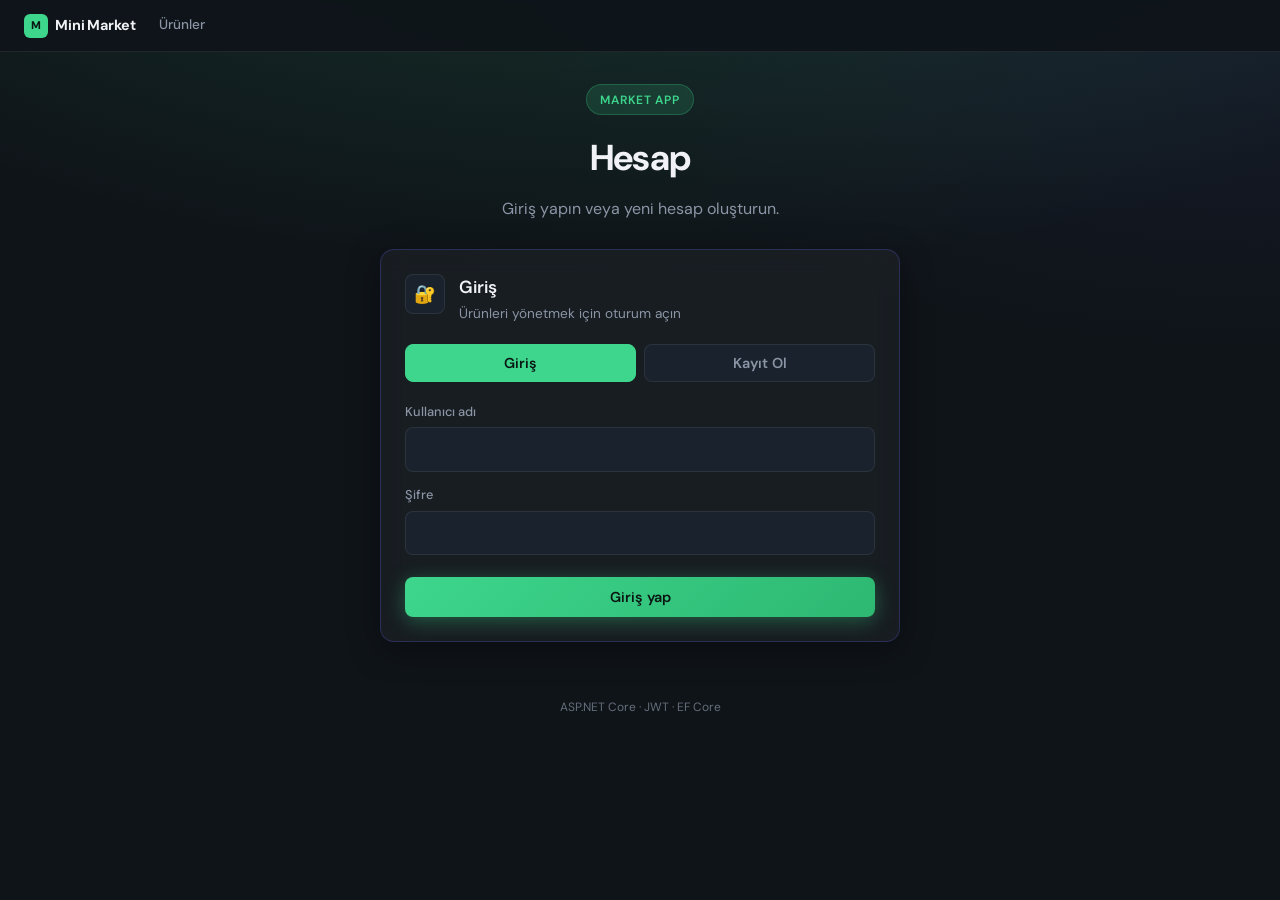
<file: wwwroot/dashboard.html>
﻿<!DOCTYPE html>
<html lang="tr">
<head>
  <meta charset="UTF-8" />
  <meta name="viewport" content="width=device-width, initial-scale=1.0" />
  <title>Dashboard | Mini Market Yönetimi</title>
  <link rel="preconnect" href="https://fonts.googleapis.com" />
  <link rel="preconnect" href="https://fonts.gstatic.com" crossorigin />
  <link href="https://fonts.googleapis.com/css2?family=DM+Sans:ital,opsz,wght@0,9..40,400;0,9..40,500;0,9..40,600;0,9..40,700;1,9..40,400&display=swap" rel="stylesheet" />
  <link rel="stylesheet" href="style.css?v=responsive-20260628" />
</head>
<body data-page="dashboard">
  <div class="page">

    <nav class="topnav">
      <a href="index.html" class="topnav-brand">
        <span class="topnav-brand-icon">M</span>
        Mini Market
      </a>
      <div class="topnav-links">
        <a href="index.html" class="topnav-link" data-nav="products">Ürünler</a>
        <a href="dashboard.html" class="topnav-link" data-nav="dashboard" data-admin-only hidden>Dashboard</a>
        <a href="users.html" class="topnav-link" data-nav="users" data-admin-only hidden>Kullanıcılar</a>
        <a href="logs.html" class="topnav-link" data-nav="logs" data-admin-only hidden>Loglar</a>
      </div>
      <div class="topnav-auth">
        <span class="topnav-user" id="nav-user-info" hidden>
          <strong id="nav-username"></strong>
          <span id="nav-role" class="role-chip"></span>
        </span>
        <button type="button" id="nav-logout-btn" class="btn btn-sm btn-ghost" hidden>Çıkış</button>
        <a href="login.html" class="btn btn-sm btn-primary btn-login" id="nav-login-btn">Giriş Yap</a>
      </div>
    </nav>

    <header class="header">
      <div class="header-badge">Market App</div>
      <h1>Dashboard</h1>
      <p class="subtitle" id="header-subtitle">Ürün ve stok istatistiklerini takip edin.</p>
    </header>

    <main class="container layout-stack">
      <section id="access-denied" class="panel-card panel-auth" hidden>
        <div class="panel-header">
          <span class="panel-icon" aria-hidden="true">!</span>
          <div>
            <h2 class="panel-title">Yetki gerekli</h2>
            <p class="panel-desc">Bu sayfayı sadece Admin rolündeki kullanıcılar açabilir.</p>
          </div>
        </div>
        <div class="form-actions">
          <a href="login.html?returnUrl=dashboard.html" class="btn btn-primary btn-login">Admin girişi yap</a>
          <a href="index.html" class="btn btn-ghost">Ürün listesine dön</a>
        </div>
      </section>

      <section id="dashboard-panel" class="panel-card panel-dashboard" data-admin-only hidden>
        <div class="panel-header list-header">
          <div class="panel-header-left">
            <span class="panel-icon panel-icon-accent" aria-hidden="true">#</span>
            <div>
              <h2 class="panel-title">Yönetim özeti</h2>
              <p class="panel-desc">Ürün sayısı, stok ve değer bilgileri</p>
            </div>
          </div>
          <button type="button" id="refresh-dashboard-btn" class="btn btn-ghost btn-sm">Yenile</button>
        </div>

        <div class="dashboard-grid">
          <div class="dashboard-tile">
            <span class="dashboard-label">Toplam ürün</span>
            <strong id="dashboard-total-products" class="dashboard-value">—</strong>
          </div>
          <div class="dashboard-tile">
            <span class="dashboard-label">Toplam stok</span>
            <strong id="dashboard-total-stock" class="dashboard-value">—</strong>
          </div>
          <div class="dashboard-tile">
            <span class="dashboard-label">Stok değeri</span>
            <strong id="dashboard-total-value" class="dashboard-value">—</strong>
          </div>
          <div class="dashboard-tile">
            <span class="dashboard-label">En pahalı ürün</span>
            <strong id="dashboard-most-expensive" class="dashboard-value dashboard-product-name">—</strong>
            <span id="dashboard-most-expensive-detail" class="dashboard-detail">—</span>
          </div>
        </div>

        <div class="dashboard-low-stock">
          <div class="dashboard-low-stock-header">
            <h3>Stoğu azalan ürünler</h3>
            <span id="dashboard-low-stock-threshold" class="dashboard-detail">—</span>
          </div>
          <div id="dashboard-low-stock-list" class="dashboard-low-stock-list">
            <p class="dashboard-empty">Yükleniyor...</p>
          </div>
        </div>

        <p id="dashboard-message" class="toast toast-error" hidden></p>
      </section>
    </main>

    <footer class="footer">
      <span>ASP.NET Core · JWT · EF Core</span>
    </footer>
  </div>

  <script src="auth.js?v=nav-20260606b"></script>
  <script src="dashboard.js?v=nav-20260606b"></script>
</body>
</html>
</file>
<file: wwwroot/style.css>
*,
*::before,
*::after {
  box-sizing: border-box;
}

[hidden] {
  display: none !important;
}

:root {
  --bg: #0f1419;
  --bg-soft: #1a222d;
  --surface: rgba(255, 255, 255, 0.04);
  --surface-hover: rgba(255, 255, 255, 0.07);
  --border: rgba(255, 255, 255, 0.08);
  --text: #f0f2f5;
  --muted: #8b95a5;
  --accent: #3dd68c;
  --accent-dim: rgba(61, 214, 140, 0.15);
  --accent-glow: rgba(61, 214, 140, 0.35);
  --error: #ff6b6b;
  --error-bg: rgba(255, 107, 107, 0.12);
  --success: #3dd68c;
  --success-bg: rgba(61, 214, 140, 0.12);
  --warn: #f5a623;
  --radius: 14px;
  --radius-sm: 8px;
  --shadow: 0 8px 32px rgba(0, 0, 0, 0.35);
  --font: "DM Sans", system-ui, sans-serif;
}

body {
  margin: 0;
  min-height: 100vh;
  font-family: var(--font);
  background: var(--bg);
  color: var(--text);
  line-height: 1.5;
  -webkit-font-smoothing: antialiased;
}

.page {
  min-height: 100vh;
  background:
    radial-gradient(ellipse 80% 50% at 50% -20%, rgba(61, 214, 140, 0.18), transparent),
    radial-gradient(ellipse 60% 40% at 100% 0%, rgba(99, 102, 241, 0.08), transparent),
    var(--bg);
}

.container {
  max-width: 920px;
  margin: 0 auto;
  padding: 0 1.25rem 2rem;
}

.auth-container {
  max-width: 560px;
}

/* ─── Top Navigation ─── */
.topnav {
  position: sticky;
  top: 0;
  z-index: 100;
  display: flex;
  align-items: center;
  height: 52px;
  padding: 0 1.5rem;
  gap: 0.25rem;
  background: rgba(15, 20, 25, 0.92);
  border-bottom: 1px solid var(--border);
  backdrop-filter: blur(16px);
  -webkit-backdrop-filter: blur(16px);
}

.topnav-brand {
  display: flex;
  align-items: center;
  gap: 0.45rem;
  font-size: 0.9rem;
  font-weight: 700;
  color: var(--text);
  text-decoration: none;
  margin-right: 0.5rem;
  flex-shrink: 0;
  letter-spacing: -0.01em;
}

.topnav-brand:hover { color: var(--accent); }

.topnav-brand-icon {
  display: inline-flex;
  align-items: center;
  justify-content: center;
  width: 24px;
  height: 24px;
  font-size: 0.7rem;
  font-weight: 800;
  color: #0a1612;
  background: var(--accent);
  border-radius: 6px;
  flex-shrink: 0;
}

.topnav-links {
  display: flex;
  align-items: center;
  gap: 0.1rem;
  flex: 1;
  min-width: 0;
}

.topnav-link {
  padding: 0.35rem 0.7rem;
  font-size: 0.85rem;
  font-weight: 500;
  color: var(--muted);
  text-decoration: none;
  border-radius: var(--radius-sm);
  white-space: nowrap;
  transition: color 0.12s ease, background 0.12s ease;
}

.topnav-link:hover {
  color: var(--text);
  background: var(--surface-hover);
}

.topnav-link.active {
  color: var(--text);
  background: var(--surface);
  font-weight: 600;
}

.topnav-auth {
  display: flex;
  align-items: center;
  gap: 0.6rem;
  margin-left: auto;
  flex-shrink: 0;
}

.topnav-user {
  display: flex;
  align-items: center;
  gap: 0.35rem;
  font-size: 0.82rem;
  color: var(--muted);
}

.topnav-user strong {
  color: var(--accent);
  font-weight: 600;
}

/* ─── Header ─── */
.header {
  text-align: center;
  padding: 2rem 1.25rem 1.75rem;
}

.layout-stack {
  display: flex;
  flex-direction: column;
  gap: 1.25rem;
}

.panel-card {
  background: var(--surface);
  border: 1px solid var(--border);
  border-radius: var(--radius);
  box-shadow: var(--shadow);
  padding: 1.5rem;
  backdrop-filter: blur(12px);
}

.panel-header {
  display: flex;
  align-items: flex-start;
  gap: 0.85rem;
  margin-bottom: 1.25rem;
}

.panel-header.list-header {
  align-items: center;
  justify-content: space-between;
}

.management-header {
  display: grid;
  grid-template-columns: minmax(0, 1fr) auto;
  align-items: flex-start;
  gap: 1rem;
  margin-bottom: 1.35rem;
}

.panel-header-left {
  display: flex;
  align-items: center;
  gap: 0.85rem;
}

.panel-icon {
  display: flex;
  align-items: center;
  justify-content: center;
  width: 40px;
  height: 40px;
  font-size: 1.1rem;
  background: var(--bg-soft);
  border: 1px solid var(--border);
  border-radius: var(--radius-sm);
  flex-shrink: 0;
}

.panel-icon-accent {
  color: var(--accent);
  background: var(--accent-dim);
  border-color: rgba(61, 214, 140, 0.25);
  font-weight: 700;
}

.panel-title {
  margin: 0;
  font-size: 1.1rem;
  font-weight: 600;
}

.management-title-row {
  display: flex;
  align-items: flex-start;
  gap: 0.75rem;
}

.panel-desc {
  margin: 0.2rem 0 0;
  font-size: 0.85rem;
  color: var(--muted);
}

.panel-auth {
  border-color: rgba(99, 102, 241, 0.25);
}

.panel-login-prompt {
  border-color: rgba(99, 102, 241, 0.25);
}

.login-prompt-content {
  display: flex;
  align-items: center;
  justify-content: space-between;
  gap: 1rem;
}

.panel-session {
  border-color: rgba(61, 214, 140, 0.3);
}

.panel-management {
  border-color: rgba(61, 214, 140, 0.25);
}

.panel-management.panel-edit-mode {
  box-shadow: 0 0 0 1px var(--accent-dim), var(--shadow);
}

.panel-products {
  border-color: var(--border);
}

.session-user {
  margin: 0 0 1rem;
  font-size: 1rem;
}

.session-user strong {
  color: var(--accent);
}

.role-chip {
  display: inline-flex;
  align-items: center;
  margin-left: 0.5rem;
  padding: 0.15rem 0.5rem;
  font-size: 0.75rem;
  font-weight: 700;
  color: var(--accent);
  background: var(--accent-dim);
  border: 1px solid rgba(61, 214, 140, 0.25);
  border-radius: 999px;
  vertical-align: middle;
}

.auth-tabs {
  display: flex;
  gap: 0.5rem;
  margin-bottom: 1.25rem;
}

.auth-tab {
  flex: 1;
  padding: 0.55rem 1rem;
  border: 1px solid var(--border);
  border-radius: var(--radius-sm);
  font-family: inherit;
  font-size: 0.9rem;
  font-weight: 600;
  color: var(--muted);
  background: var(--bg-soft);
  cursor: pointer;
  transition: all 0.15s ease;
}

.auth-tab.active {
  color: #0a1612;
  background: var(--accent);
  border-color: var(--accent);
}

.auth-form h2 {
  margin: 0 0 0.35rem;
  font-size: 1.1rem;
}

.auth-hint {
  margin: 0 0 1rem;
  font-size: 0.85rem;
  color: var(--muted);
}

.auth-form .form-row {
  margin-bottom: 0.85rem;
}

.auth-form .btn-primary {
  width: 100%;
  margin-top: 0.5rem;
}

.guest-hint {
  margin: 0 0 1rem;
  padding: 0.65rem 0.9rem;
  font-size: 0.85rem;
  color: var(--muted);
  background: var(--bg-soft);
  border: 1px dashed var(--border);
  border-radius: var(--radius-sm);
}

.btn-locked {
  opacity: 0.55;
  cursor: not-allowed;
}

.header-badge {
  display: inline-block;
  padding: 0.35rem 0.85rem;
  margin-bottom: 1rem;
  font-size: 0.75rem;
  font-weight: 600;
  letter-spacing: 0.06em;
  text-transform: uppercase;
  color: var(--accent);
  background: var(--accent-dim);
  border: 1px solid rgba(61, 214, 140, 0.25);
  border-radius: 999px;
}

.header h1 {
  margin: 0;
  font-size: clamp(1.75rem, 5vw, 2.25rem);
  font-weight: 700;
  letter-spacing: -0.02em;
}

.subtitle {
  margin: 0.75rem auto 0;
  max-width: 420px;
  color: var(--muted);
  font-size: 1rem;
}

.card {
  background: var(--surface);
  border: 1px solid var(--border);
  border-radius: var(--radius);
  box-shadow: var(--shadow);
  padding: 1.5rem;
  margin-bottom: 1.25rem;
  backdrop-filter: blur(12px);
  transition: border-color 0.2s ease;
}

.card:hover {
  border-color: rgba(255, 255, 255, 0.12);
}

.card-title {
  display: flex;
  align-items: center;
  gap: 0.75rem;
  margin-bottom: 1.25rem;
}

.card-title h2 {
  margin: 0;
  font-size: 1.05rem;
  font-weight: 600;
}

.card-icon {
  display: flex;
  align-items: center;
  justify-content: center;
  width: 36px;
  height: 36px;
  font-size: 1.1rem;
  font-weight: 700;
  color: var(--accent);
  background: var(--accent-dim);
  border-radius: var(--radius-sm);
}

.card-icon-list {
  font-size: 1rem;
  font-weight: 600;
}

.product-count {
  margin: 0.15rem 0 0;
  font-size: 0.8rem;
  color: var(--muted);
}

.form-grid {
  display: grid;
  grid-template-columns: 1fr;
  gap: 1rem;
  margin-bottom: 1.25rem;
}

@media (min-width: 600px) {
  .form-grid {
    grid-template-columns: 1.4fr 0.8fr 1fr 1fr;
  }
}

.form-row {
  display: flex;
  flex-direction: column;
  gap: 0.4rem;
}

.form-row label {
  font-size: 0.8rem;
  font-weight: 500;
  color: var(--muted);
}

.form-row input,
.form-row select {
  padding: 0.7rem 0.9rem;
  border: 1px solid var(--border);
  border-radius: var(--radius-sm);
  font-family: inherit;
  font-size: 0.95rem;
  color: var(--text);
  background: var(--bg-soft);
  transition: border-color 0.15s ease, box-shadow 0.15s ease;
}

.form-row select {
  cursor: pointer;
}

.form-row input::placeholder {
  color: var(--muted);
  opacity: 0.7;
}

.form-row input:focus,
.form-row select:focus {
  outline: none;
  border-color: var(--accent);
  box-shadow: 0 0 0 3px var(--accent-dim);
}

.search-row {
  display: grid;
  grid-template-columns: 1fr;
  gap: 0.75rem;
  align-items: start;
  margin-bottom: 1rem;
}

.search-input,
.filter-select {
  width: 100%;
  padding: 0.7rem 1rem;
  border: 1px solid var(--border);
  border-radius: var(--radius-sm);
  font-family: inherit;
  font-size: 0.95rem;
  color: var(--text);
  background: var(--bg-soft);
}

.filter-select {
  cursor: pointer;
}

.search-input:focus,
.filter-select:focus {
  outline: none;
  border-color: var(--accent);
  box-shadow: 0 0 0 3px var(--accent-dim);
}

.search-hint {
  grid-column: 1 / -1;
  margin: 0.5rem 0 0;
  font-size: 0.8rem;
  color: var(--warn);
}

.btn {
  display: inline-flex;
  align-items: center;
  justify-content: center;
  padding: 0.7rem 1.25rem;
  border: none;
  border-radius: var(--radius-sm);
  font-family: inherit;
  font-size: 0.9rem;
  font-weight: 600;
  text-decoration: none;
  cursor: pointer;
  transition: transform 0.12s ease, box-shadow 0.15s ease, background 0.15s ease;
}

.btn:active {
  transform: scale(0.98);
}

.btn-primary {
  width: 100%;
  color: #0a1612;
  background: linear-gradient(135deg, var(--accent) 0%, #2eb872 100%);
  box-shadow: 0 4px 20px var(--accent-glow);
}

.btn-login {
  width: auto;
  flex-shrink: 0;
}

.btn-primary:hover {
  box-shadow: 0 6px 28px var(--accent-glow);
}

.form-actions {
  display: flex;
  flex-wrap: wrap;
  gap: 0.75rem;
}

.form-actions .btn-primary {
  flex: 1;
  min-width: 140px;
}

.excel-actions {
  display: flex;
  flex-wrap: wrap;
  justify-content: flex-end;
  gap: 0.5rem;
  margin-left: auto;
}

.excel-actions .btn {
  min-width: 0;
}

.btn-excel {
  height: 34px;
  padding: 0 0.75rem;
  color: var(--accent);
  background: rgba(61, 214, 140, 0.08);
  border: 1px solid rgba(61, 214, 140, 0.25);
  box-shadow: none;
  font-size: 0.8rem;
  white-space: nowrap;
}

.btn-excel:hover {
  color: var(--text);
  background: rgba(61, 214, 140, 0.16);
  border-color: rgba(61, 214, 140, 0.45);
  box-shadow: 0 0 0 3px var(--accent-dim);
}

.user-form-grid {
  grid-template-columns: 1fr;
}

.role-chip-inline {
  margin-left: 0.35rem;
}

button:disabled,
.btn:disabled {
  opacity: 0.45;
  cursor: not-allowed;
}

.btn-ghost {
  color: var(--muted);
  background: rgba(255, 255, 255, 0.04);
  border: 1px solid rgba(255, 255, 255, 0.12);
  box-shadow: none;
}

.btn-ghost:hover {
  color: var(--text);
  background: rgba(255, 255, 255, 0.08);
  border-color: rgba(255, 255, 255, 0.22);
  box-shadow: 0 0 0 3px rgba(255, 255, 255, 0.06);
}

.btn-sm {
  padding: 0.4rem 0.65rem;
  font-size: 0.8rem;
}

.btn-clear {
  color: var(--error);
  background: rgba(255, 107, 107, 0.08);
  border: 1px solid rgba(255, 107, 107, 0.25);
  box-shadow: none;
}

.btn-clear:hover {
  color: var(--error);
  background: rgba(255, 107, 107, 0.16);
  border-color: rgba(255, 107, 107, 0.45);
  box-shadow: 0 0 0 3px rgba(255, 107, 107, 0.12);
}

.btn-edit {
  color: var(--text);
  background: var(--bg-soft);
  border: 1px solid var(--border);
}

.btn-edit:hover {
  background: var(--surface-hover);
  border-color: rgba(255, 255, 255, 0.15);
}

.btn-danger {
  color: var(--error);
  background: var(--error-bg);
  border: 1px solid rgba(255, 107, 107, 0.25);
}

.btn-danger:hover {
  background: rgba(255, 107, 107, 0.22);
}

.btn-icon {
  display: inline-flex;
  align-items: center;
  justify-content: center;
  width: 28px;
  height: 28px;
  padding: 0;
  border: 1px solid var(--border);
  border-radius: 6px;
  font-family: inherit;
  font-size: 1rem;
  font-weight: 600;
  line-height: 1;
  color: var(--text);
  background: var(--bg-soft);
  cursor: pointer;
  transition: background 0.12s ease, border-color 0.12s ease;
}

.btn-icon:hover:not(:disabled) {
  background: var(--surface-hover);
  border-color: rgba(255, 255, 255, 0.15);
}

.btn-icon:disabled {
  opacity: 0.35;
  cursor: not-allowed;
}

.list-header {
  display: flex;
  align-items: flex-start;
  justify-content: space-between;
  gap: 1rem;
  margin-bottom: 1rem;
}

.list-header .card-title {
  margin-bottom: 0;
}

.table-wrap {
  overflow-x: auto;
  border-radius: var(--radius-sm);
  border: 1px solid var(--border);
}

table {
  width: 100%;
  border-collapse: collapse;
  font-size: 0.9rem;
}

th,
td {
  padding: 0.85rem 1rem;
  text-align: left;
}

th {
  font-size: 0.7rem;
  font-weight: 600;
  text-transform: uppercase;
  letter-spacing: 0.06em;
  color: var(--muted);
  background: var(--bg-soft);
  border-bottom: 1px solid var(--border);
}

td {
  border-bottom: 1px solid var(--border);
}

tbody tr {
  transition: background 0.12s ease;
}

tbody tr:hover td {
  background: var(--surface-hover);
}

tbody tr:last-child td {
  border-bottom: none;
}

td.empty {
  text-align: center;
  color: var(--muted);
  padding: 2.5rem 1rem;
  border-bottom: none;
}

.col-drag {
  width: 2.5rem;
  padding-left: 0.65rem !important;
  padding-right: 0.35rem !important;
}

.drag-handle {
  display: inline-flex;
  align-items: center;
  justify-content: center;
  width: 28px;
  height: 28px;
  color: var(--muted);
  font-size: 1.1rem;
  cursor: grab;
  border-radius: 6px;
  user-select: none;
}

.drag-handle:hover:not(.drag-disabled) {
  color: var(--accent);
  background: var(--accent-dim);
}

.drag-handle.drag-disabled {
  opacity: 0.35;
  cursor: not-allowed;
}

tbody tr.dragging {
  opacity: 0.45;
}

tbody tr.drag-over td {
  box-shadow: inset 0 2px 0 var(--accent);
}

.unit-tag {
  display: inline-block;
  padding: 0.15rem 0.5rem;
  font-size: 0.8rem;
  color: var(--muted);
  background: var(--bg-soft);
  border: 1px solid var(--border);
  border-radius: 6px;
}

td.id-cell {
  color: var(--muted);
  font-variant-numeric: tabular-nums;
  font-size: 0.85rem;
}

td.price-cell {
  font-weight: 600;
  color: var(--accent);
}

.stock-controls {
  display: inline-flex;
  align-items: center;
  gap: 0.5rem;
}

.row-actions {
  display: flex;
  flex-wrap: wrap;
  gap: 0.4rem;
}

.pagination-row {
  display: flex;
  align-items: center;
  justify-content: space-between;
  gap: 0.75rem;
  margin-top: 1rem;
}

.pagination-info {
  color: var(--muted);
  font-size: 0.85rem;
  font-variant-numeric: tabular-nums;
  text-align: center;
}

.panel-dashboard {
  border-color: rgba(61, 214, 140, 0.22);
}

.dashboard-grid {
  display: grid;
  grid-template-columns: 1fr;
  gap: 0.85rem;
}

.dashboard-tile {
  min-height: 112px;
  padding: 1rem;
  background: var(--bg-soft);
  border: 1px solid var(--border);
  border-radius: var(--radius-sm);
}

.dashboard-label,
.dashboard-detail {
  display: block;
  color: var(--muted);
  font-size: 0.78rem;
}

.dashboard-value {
  display: block;
  margin-top: 0.35rem;
  color: var(--text);
  font-size: 1.55rem;
  line-height: 1.15;
  overflow-wrap: anywhere;
}

.dashboard-product-name {
  font-size: 1.05rem;
}

.dashboard-low-stock {
  margin-top: 1rem;
  padding-top: 1rem;
  border-top: 1px solid var(--border);
}

.dashboard-low-stock-header {
  display: flex;
  align-items: baseline;
  justify-content: space-between;
  gap: 1rem;
  margin-bottom: 0.75rem;
}

.dashboard-low-stock-header h3 {
  margin: 0;
  font-size: 0.95rem;
}

.dashboard-low-stock-list {
  display: grid;
  gap: 0.5rem;
}

.dashboard-low-stock-item {
  display: flex;
  align-items: center;
  justify-content: space-between;
  gap: 0.75rem;
  padding: 0.65rem 0.75rem;
  background: rgba(245, 166, 35, 0.1);
  border: 1px solid rgba(245, 166, 35, 0.2);
  border-radius: var(--radius-sm);
}

.dashboard-low-stock-item span {
  overflow-wrap: anywhere;
}

.dashboard-low-stock-item strong {
  flex-shrink: 0;
  color: var(--warn);
  font-size: 0.85rem;
}

.dashboard-empty {
  margin: 0;
  color: var(--muted);
  font-size: 0.85rem;
}

.log-filter-form {
  margin-bottom: 1rem;
}

.log-filter-grid {
  grid-template-columns: 1fr;
}

.log-filter-actions {
  display: flex;
  flex-wrap: wrap;
  align-items: center;
  gap: 0.5rem;
  margin-top: 0.75rem;
}

.log-filter-actions .btn-primary {
  width: auto;
  min-width: 90px;
}

.log-filter-actions #refresh-logs-btn {
  margin-left: auto;
}

.log-message {
  max-width: 520px;
  font-weight: 600;
  overflow-wrap: anywhere;
}

.log-category {
  margin-top: 0.2rem;
  font-size: 0.75rem;
  color: var(--muted);
  overflow-wrap: anywhere;
}

.log-level {
  display: inline-block;
  padding: 0.2rem 0.55rem;
  border-radius: 999px;
  font-size: 0.75rem;
  font-weight: 700;
}

.log-level-info {
  color: var(--accent);
  background: var(--accent-dim);
}

.log-level-warning {
  color: var(--warn);
  background: rgba(245, 166, 35, 0.15);
}

.log-level-error {
  color: var(--error);
  background: var(--error-bg);
}

tbody tr.row-editing td {
  background: rgba(61, 214, 140, 0.06);
}

.badge {
  display: inline-block;
  padding: 0.2rem 0.55rem;
  font-size: 0.8rem;
  font-weight: 600;
  border-radius: 999px;
}

.badge-ok {
  color: var(--accent);
  background: var(--accent-dim);
}

.badge-low {
  color: var(--warn);
  background: rgba(245, 166, 35, 0.15);
}

.badge-out {
  color: var(--error);
  background: var(--error-bg);
}

.toast {
  margin: 1rem 0 0;
  padding: 0.65rem 0.9rem;
  font-size: 0.875rem;
  border-radius: var(--radius-sm);
}

.toast.success {
  color: var(--success);
  background: var(--success-bg);
  border: 1px solid rgba(61, 214, 140, 0.25);
}

.toast.error,
.toast.toast-error {
  color: var(--error);
  background: var(--error-bg);
  border: 1px solid rgba(255, 107, 107, 0.25);
}

.spinner {
  display: inline-block;
  width: 18px;
  height: 18px;
  margin-right: 0.5rem;
  vertical-align: middle;
  border: 2px solid var(--border);
  border-top-color: var(--accent);
  border-radius: 50%;
  animation: spin 0.7s linear infinite;
}

@keyframes spin {
  to {
    transform: rotate(360deg);
  }
}

.footer {
  text-align: center;
  padding: 1.5rem;
  font-size: 0.75rem;
  color: var(--muted);
  opacity: 0.7;
}

@media (max-width: 520px) {
  .login-prompt-content {
    align-items: stretch;
    flex-direction: column;
  }

  .btn-login {
    width: 100%;
  }

  .management-header {
    grid-template-columns: 1fr;
  }

  .excel-actions {
    display: grid;
    grid-template-columns: 1fr 1fr;
    width: 100%;
    margin-left: 0;
  }
}

@media (min-width: 760px) {
  .user-form-grid {
    grid-template-columns: 1fr 1fr 0.7fr;
  }

  .dashboard-grid {
    grid-template-columns: repeat(4, minmax(0, 1fr));
  }

  .log-filter-grid {
    grid-template-columns: 0.8fr 1.4fr 1fr 1fr;
  }

  .search-row {
    grid-template-columns: minmax(14rem, 1fr) minmax(9rem, 0.35fr) minmax(11rem, 0.45fr);
  }
}

/* ─── Responsive: ≤640px ─── */
@media (max-width: 640px) {
  /* Hide username/role chip in nav — icon + logout/login remain */
  .topnav-user {
    display: none;
  }

  /* Panel list-headers (title left, action right) stack vertically */
  .panel-header.list-header {
    flex-direction: column;
    align-items: flex-start;
    gap: 0.75rem;
  }

  /* Don't push Yenile to a lone far-right line when buttons wrap */
  .log-filter-actions #refresh-logs-btn {
    margin-left: 0;
  }

  /* Slightly tighter table cells */
  th,
  td {
    padding: 0.75rem 0.75rem;
  }

  /* Pagination stays on one row but can wrap gracefully */
  .pagination-row {
    flex-wrap: wrap;
    gap: 0.5rem;
  }

  /* Dashboard: 2 columns on medium-small screens */
  .dashboard-grid {
    grid-template-columns: repeat(2, minmax(0, 1fr));
  }
}

/* ─── Responsive: ≤480px ─── */
@media (max-width: 480px) {
  .container {
    padding: 0 0.75rem 1.25rem;
  }

  .header {
    padding: 1.25rem 0.75rem 1rem;
  }

  .panel-card {
    padding: 1rem;
    border-radius: var(--radius-sm);
  }

  /* Tighter topnav */
  .topnav {
    padding: 0 0.75rem;
  }

  .topnav-brand {
    font-size: 0.82rem;
    margin-right: 0.15rem;
  }

  .topnav-link {
    padding: 0.3rem 0.45rem;
    font-size: 0.78rem;
  }

  /* Smaller table cells */
  th,
  td {
    padding: 0.6rem 0.6rem;
    font-size: 0.85rem;
  }

  th {
    font-size: 0.68rem;
  }

  /* Smaller form inputs */
  .form-row input,
  .form-row select,
  .search-input,
  .filter-select {
    padding: 0.6rem 0.75rem;
    font-size: 0.9rem;
  }

  /* Dashboard: single column + compact tiles */
  .dashboard-grid {
    grid-template-columns: 1fr;
  }

  .dashboard-tile {
    min-height: auto;
    padding: 0.75rem;
  }

  .dashboard-value {
    font-size: 1.25rem;
  }

  /* Slightly smaller panel icons */
  .panel-icon {
    width: 34px;
    height: 34px;
    font-size: 1rem;
  }

  /* Pagination info on its own line above prev/next */
  .pagination-info {
    order: -1;
    width: 100%;
    text-align: center;
  }

  /* Stack log-filter action buttons vertically, full width */
  .log-filter-actions {
    flex-direction: column;
    align-items: stretch;
  }

  .log-filter-actions .btn {
    width: 100%;
    justify-content: center;
  }

  .log-filter-actions #refresh-logs-btn {
    margin-left: 0;
  }
}
</file>
